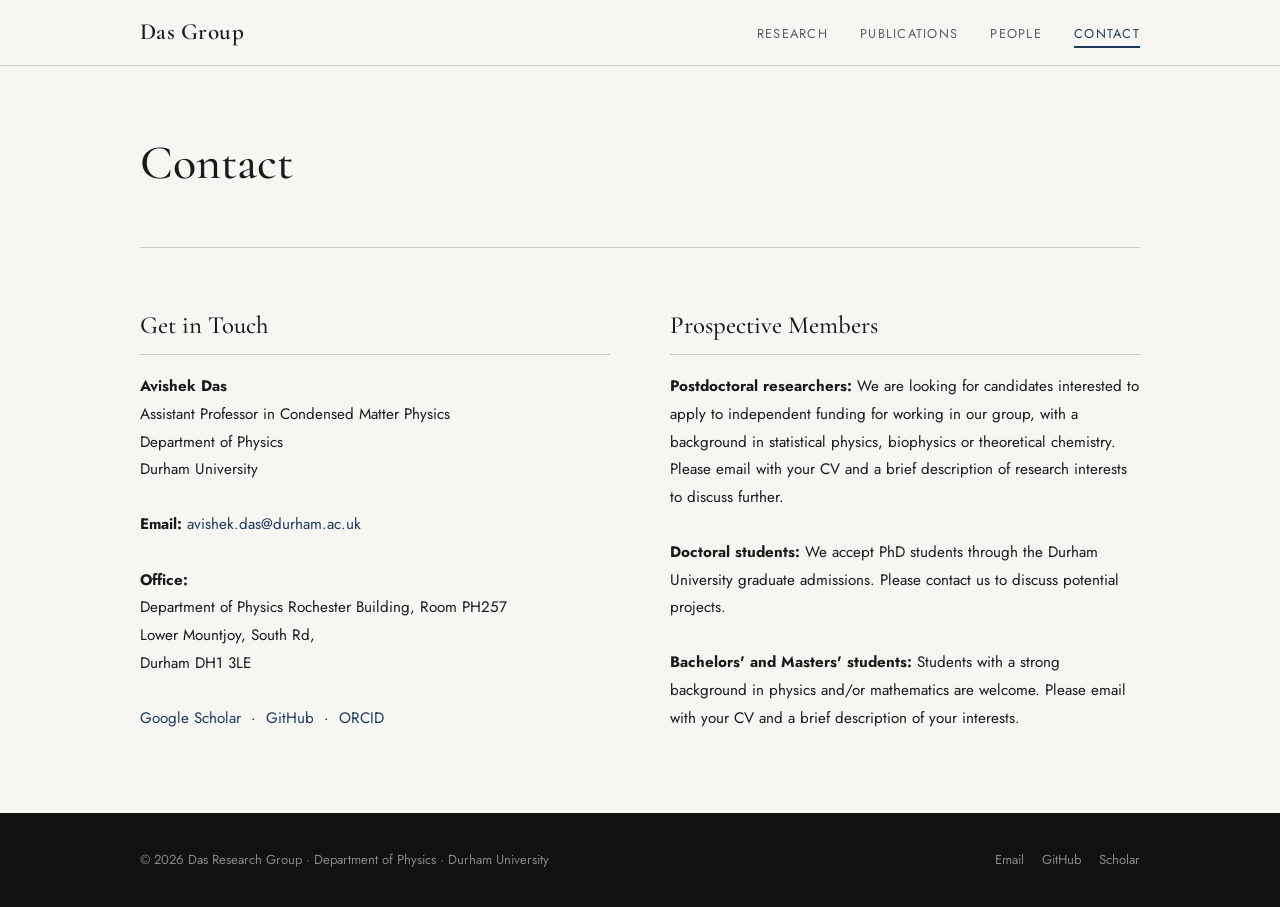
<file: contact.html>
<!DOCTYPE html>
<html lang="en">
<head>
  <meta charset="UTF-8">
  <meta name="viewport" content="width=device-width, initial-scale=1.0, shrink-to-fit=no">
  <title>Das Group | Contact</title>
  <link rel="preconnect" href="https://fonts.googleapis.com">
  <link rel="preconnect" href="https://fonts.gstatic.com" crossorigin>
  <link href="https://fonts.googleapis.com/css2?family=Cormorant+Garamond:ital,wght@0,400;0,500;0,600;1,400&family=Jost:wght@300;400;500&display=swap" rel="stylesheet">
  <link rel="stylesheet" href="css/style.css">
</head>

<!-- Google tag (gtag.js) -->
<script async src="https://www.googletagmanager.com/gtag/js?id=G-GLLT62PN7Q"></script>
<script>
  window.dataLayer = window.dataLayer || [];
  function gtag(){dataLayer.push(arguments);}
  gtag('js', new Date());

  gtag('config', 'G-GLLT62PN7Q');
</script>
  
<body>

  <!-- ═══ NAVIGATION ════════════════════════════════════════ -->
  <nav>
    <div class="nav-inner">
      <a href="index.html" class="nav-brand">Das Group</a>
      <button class="nav-toggle" aria-label="Toggle menu" onclick="toggleNav()">
        <span></span><span></span><span></span>
      </button>
      <ul class="nav-links" id="navLinks">
        <li><a href="research.html">Research</a></li>
        <li><a href="publications.html">Publications</a></li>
        <li><a href="people.html">People</a></li>
        <li><a href="contact.html" class="active">Contact</a></li>
      </ul>
    </div>
  </nav>

  <!-- ═══ PAGE CONTENT ══════════════════════════════════════ -->
  <div class="wrap">

    <div class="page-header">
      <h1>Contact</h1>
    </div>

    <div class="contact-grid">

      <!-- ── Left column: contact info ─────────────────────── -->
      <div class="contact-block">
        <h2>Get in Touch</h2>
        <address>
          <!-- REPLACE: all details below -->
          <p>
            <strong>Avishek Das</strong><br>
            Assistant Professor in Condensed Matter Physics<br>
            Department of Physics<br>
            Durham University
          </p>
          <br>
          <p>
            <strong>Email:</strong>
            <a href="mailto:avishek.das@durham.ac.uk">avishek.das@durham.ac.uk</a>
          </p>
          <br>
          <p>
            <strong>Office:</strong><br>
            Department of Physics Rochester Building, Room PH257<br>
            Lower Mountjoy, South Rd,<br>
            Durham DH1 3LE
          </p>
        </address>
        <br>
        <p>
          <!-- REPLACE: links -->
          <a href="https://scholar.google.com/citations?user=sW6eFRYAAAAJ&hl=en" target="_blank">Google Scholar</a>
          &nbsp;&middot;&nbsp;
          <a href="https://github.com/avishek-das1" target="_blank">GitHub</a>
          &nbsp;&middot;&nbsp;
          <a href="https://orcid.org/0000-0003-0269-7721" target="_blank">ORCID</a>
        </p>
      </div>

      <!-- ── Right column: joining the group ─────────────────── -->
      <div class="contact-block">
        <h2>Prospective Members</h2>

        <!-- REPLACE: tailor this message to your situation -->
        <p>
          <strong>Postdoctoral researchers:</strong> We are looking for candidates interested to apply to 
          independent funding for working in our group,
          with a background in statistical physics, biophysics or theoretical chemistry. 
          Please email with your CV and a brief description of research interests to discuss further.
        </p>
        <br>
        <p>
          <strong>Doctoral students:</strong> We accept PhD students through the
          Durham University graduate admissions. Please contact us to discuss potential projects.
        </p>
        <br>
        <p>
          <strong>Bachelors' and Masters' students:</strong> Students with a strong background in physics and/or mathematics 
          are welcome.
          Please email with your CV and a brief description of your interests.
        </p>
      </div>

    </div>

  </div><!-- /wrap -->

  <!-- ═══ FOOTER ════════════════════════════════════════════ -->
  <footer>
    <div class="footer-inner">
      <span class="footer-copy">
        &copy; 2026 Das Research Group &middot; Department of Physics &middot; Durham University
      </span>
      <div class="footer-links">
        <a href="mailto:avishek.das@durham.ac.uk">Email</a>
        <a href="https://github.com/avishek-das1" target="_blank">GitHub</a>
        <a href="https://scholar.google.com/citations?user=sW6eFRYAAAAJ&hl=en" target="_blank">Scholar</a>
      </div>
    </div>
  </footer>

  <script>
    function toggleNav() {
      document.getElementById('navLinks').classList.toggle('open');
    }
  </script>

</body>
</html>
</file>
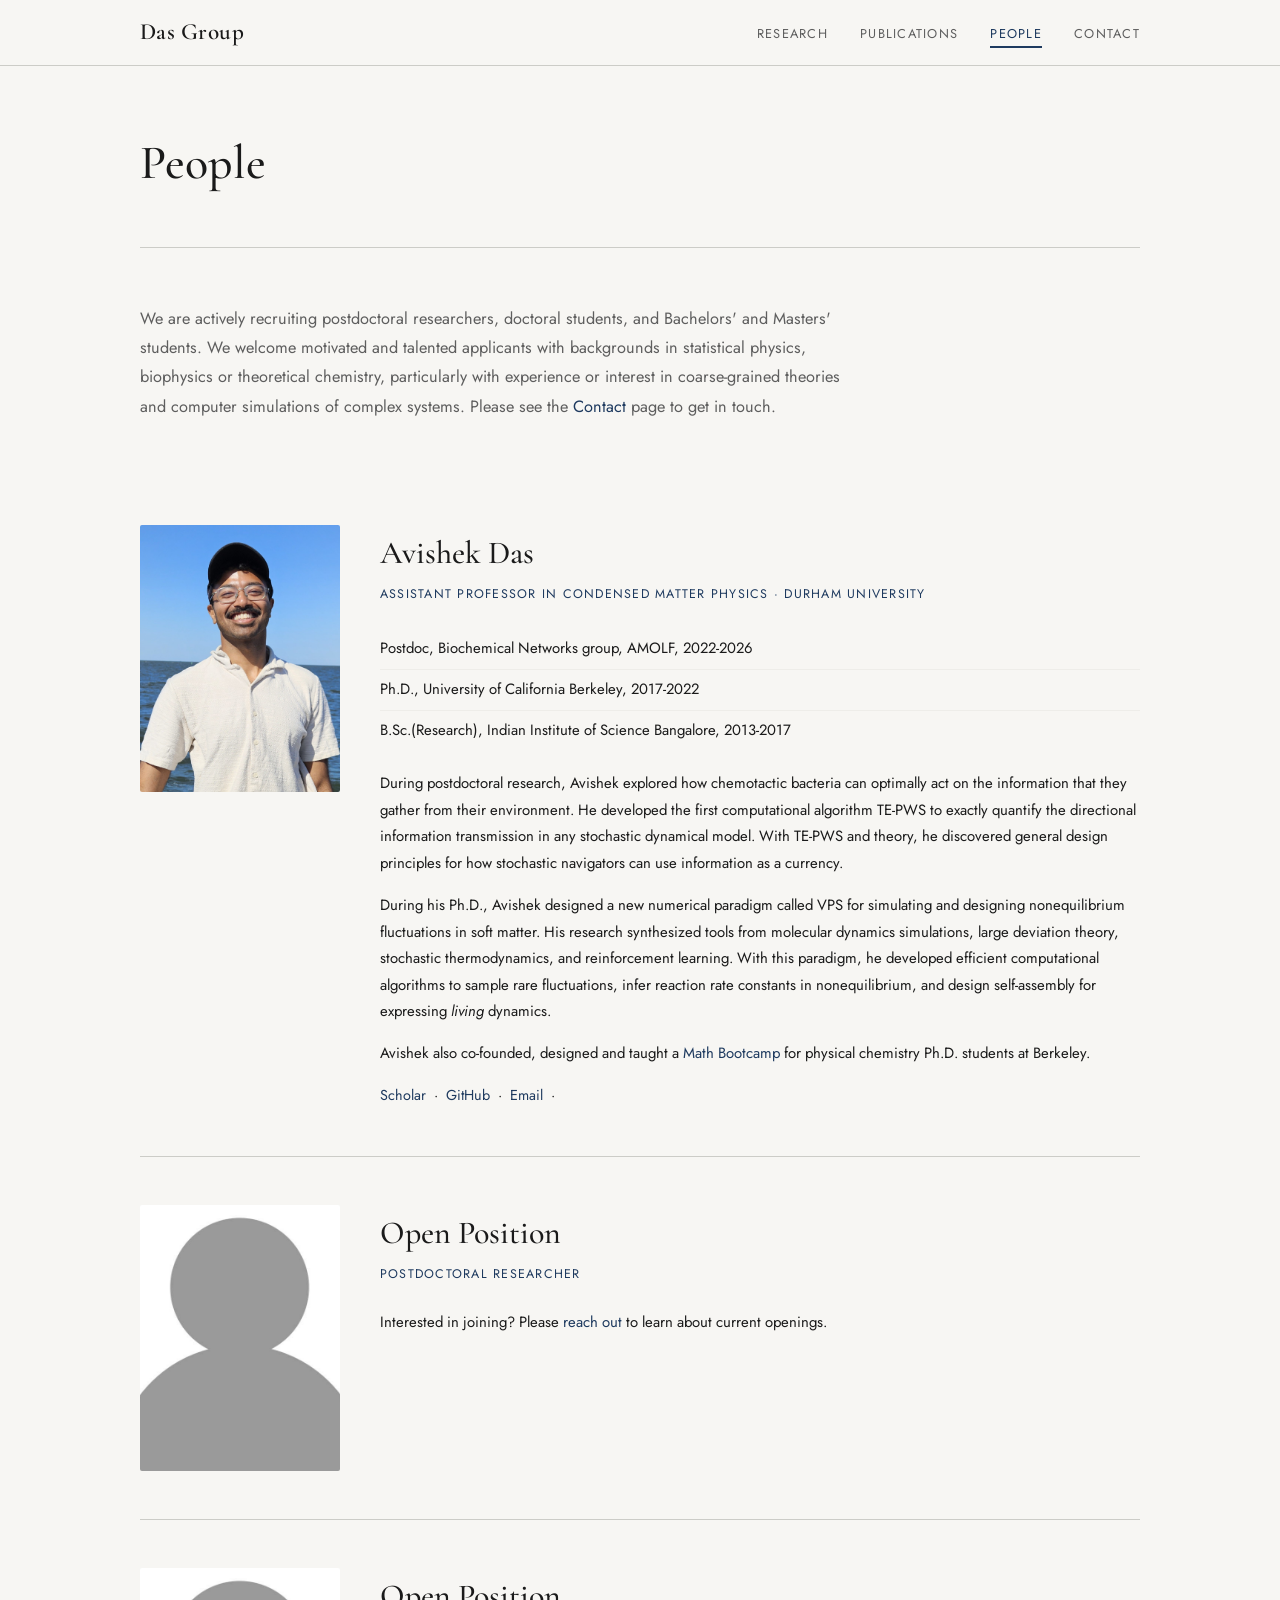
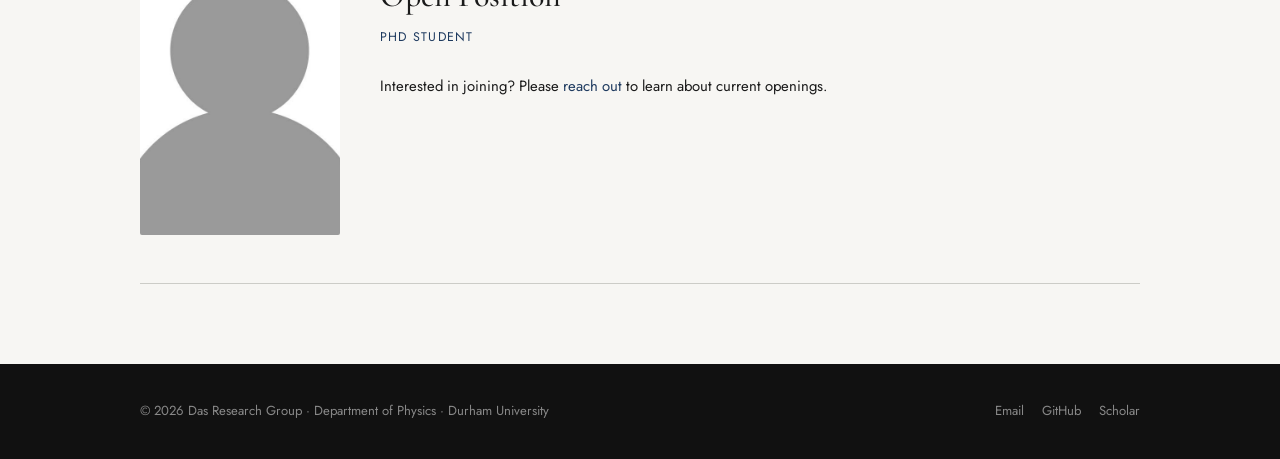
<file: people.html>
<!DOCTYPE html>
<html lang="en">
<head>
  <meta charset="UTF-8">
  <meta name="viewport" content="width=device-width, initial-scale=1.0, shrink-to-fit=no">
  <title>Das Group | People</title>
  <link rel="preconnect" href="https://fonts.googleapis.com">
  <link rel="preconnect" href="https://fonts.gstatic.com" crossorigin>
  <link href="https://fonts.googleapis.com/css2?family=Cormorant+Garamond:ital,wght@0,400;0,500;0,600;1,400&family=Jost:wght@300;400;500&display=swap" rel="stylesheet">
  <link rel="stylesheet" href="css/style.css">
</head>

<!-- Google tag (gtag.js) -->
<script async src="https://www.googletagmanager.com/gtag/js?id=G-GLLT62PN7Q"></script>
<script>
  window.dataLayer = window.dataLayer || [];
  function gtag(){dataLayer.push(arguments);}
  gtag('js', new Date());

  gtag('config', 'G-GLLT62PN7Q');
</script>
  
<body>

  <!-- ═══ NAVIGATION ════════════════════════════════════════ -->
  <nav>
    <div class="nav-inner">
      <a href="index.html" class="nav-brand">Das Group</a>
      <button class="nav-toggle" aria-label="Toggle menu" onclick="toggleNav()">
        <span></span><span></span><span></span>
      </button>
      <ul class="nav-links" id="navLinks">
        <li><a href="research.html">Research</a></li>
        <li><a href="publications.html">Publications</a></li>
        <li><a href="people.html" class="active">People</a></li>
        <li><a href="contact.html">Contact</a></li>
      </ul>
    </div>
  </nav>

  <!-- ═══ PAGE CONTENT ══════════════════════════════════════ -->
  <div class="wrap">

    <div class="page-header">
      <h1>People</h1>
    </div>

    <!-- REPLACE: recruiting message (remove if not yet a PI) -->
    <p class="people-intro">
      We are actively recruiting postdoctoral researchers, doctoral students, and Bachelors' and Masters' students.
      We welcome motivated and talented applicants with backgrounds in statistical physics, biophysics or theoretical chemistry,
      particularly with experience or interest in coarse-grained theories and computer simulations of complex systems.
      Please see the <a href="contact.html">Contact</a> page to get in touch.
    </p>

    <!-- ── PI card ────────────────────────────────────────── -->
    <div class="person-card">
      <div class="person-photo">
        <!-- REPLACE: add your photo at assets/img/photo.jpg and
             uncomment the <img> tag; delete the placeholder div -->
         <img src="assets/img/photo1.jpg" alt="Avishek Das"> 
      </div>
      <div class="person-info">
        <!-- REPLACE: your name -->
        <h2>Avishek Das</h2>
        <!-- REPLACE: your role and institution -->
        <p class="person-role">Assistant Professor in Condensed Matter Physics &middot; Durham University</p>

        <!-- REPLACE: your CV highlights (education, positions) -->
        <ul class="cv-list">
          <li>Postdoc, Biochemical Networks group, AMOLF, 2022-2026</li>
          <li>Ph.D., University of California Berkeley, 2017-2022</li>
          <li>B.Sc.(Research), Indian Institute of Science Bangalore, 2013-2017</li>
        </ul>

        <!-- REPLACE: short bio (2–4 sentences) -->
        <p class="person-bio">
          During postdoctoral research, Avishek explored how chemotactic bacteria can optimally act on the information that they gather 
          from their environment. 
          He developed the first computational algorithm TE-PWS to exactly quantify the directional information transmission in any 
          stochastic dynamical model. 
          With TE-PWS and theory, he discovered general design principles for how stochastic navigators can use information as a currency.
          </p>

        <p class="person-bio">
          During his Ph.D., Avishek designed a new numerical paradigm called VPS for simulating and designing nonequilibrium 
          fluctuations in soft matter. His research synthesized tools from molecular dynamics simulations, large deviation theory, 
          stochastic thermodynamics, and reinforcement learning. With this paradigm, he developed efficient computational algorithms to sample 
          rare fluctuations, infer reaction rate constants in nonequilibrium, and design self-assembly for expressing <em>living</em> dynamics. 
          </p>

        <p class="person-bio">
          Avishek also co-founded, designed and taught a <a href="https://chemmathbootcamp.com">Math Bootcamp</a> for physical chemistry Ph.D. students at Berkeley.
          </p>

        <!-- REPLACE: your links -->
        <p style="margin-top:16px; font-size:.9rem;">
          <a href="https://scholar.google.com/citations?user=sW6eFRYAAAAJ&hl=en" target="_blank">Scholar</a>
          &nbsp;&middot;&nbsp;
          <a href="https://github.com/avishek-das1" target="_blank">GitHub</a>
          &nbsp;&middot;&nbsp;
          <a href="mailto:avishek.das@durham.ac.uk" target="_blank">Email</a>
          &nbsp;&middot;&nbsp;
        </p>
      </div>
    </div>

    <!-- ── Postdoc slot (open / filled) ──────────────────── -->
    <div class="person-card">
      <div class="person-photo">
        <!-- Leave placeholder or add photo when filled -->
         <img src="assets/img/vacant_placeholder.jpg" alt="Vacant"> 
      </div>
      <div class="person-info">
        <h2>Open Position</h2>
        <p class="person-role">Postdoctoral Researcher</p>
        <p class="person-bio">
          Interested in joining? Please <a href="contact.html">reach out</a> to learn about
          current openings.
        </p>
      </div>
    </div>

    <!-- ── Graduate student slot ──────────────────────────── -->
    <div class="person-card">
      <div class="person-photo">
         <img src="assets/img/vacant_placeholder.jpg" alt="Vacant"> 
      </div>
      <div class="person-info">
        <h2>Open Position</h2>
        <p class="person-role">PhD Student</p>
        <p class="person-bio">
          Interested in joining? Please <a href="contact.html">reach out</a> to learn about
          current openings.
        </p>
      </div>
    </div>

    <!--  TO ADD A REAL GROUP MEMBER, duplicate this block:

    <div class="person-card">
      <div class="person-photo">
        <img src="assets/img/MEMBERNAME.jpg" alt="Member Name">
      </div>
      <div class="person-info">
        <h2>Member Name</h2>
        <p class="person-role">Ph.D. Student / Postdoc / etc.</p>
        <ul class="cv-list">
          <li>B.S., Institution, Year</li>
        </ul>
        <p class="person-bio">
          [Short bio / research interests.]
        </p>
        <p style="margin-top:16px; font-size:.9rem;">
          <a href="mailto:member@university.edu">member@university.edu</a>
        </p>
      </div>
    </div>

    -->

  </div><!-- /wrap -->

  <!-- ═══ FOOTER ════════════════════════════════════════════ -->
  <footer>
    <div class="footer-inner">
      <span class="footer-copy">
        &copy; 2026 Das Research Group &middot; Department of Physics &middot; Durham University
      </span>
      <div class="footer-links">
        <a href="mailto:avishek.das@durham.ac.uk">Email</a>
        <a href="https://github.com/avishek-das1" target="_blank">GitHub</a>
        <a href="https://scholar.google.com/citations?user=sW6eFRYAAAAJ&hl=en" target="_blank">Scholar</a>
      </div>
    </div>
  </footer>

  <script>
    function toggleNav() {
      document.getElementById('navLinks').classList.toggle('open');
    }
  </script>

</body>
</html>
</file>
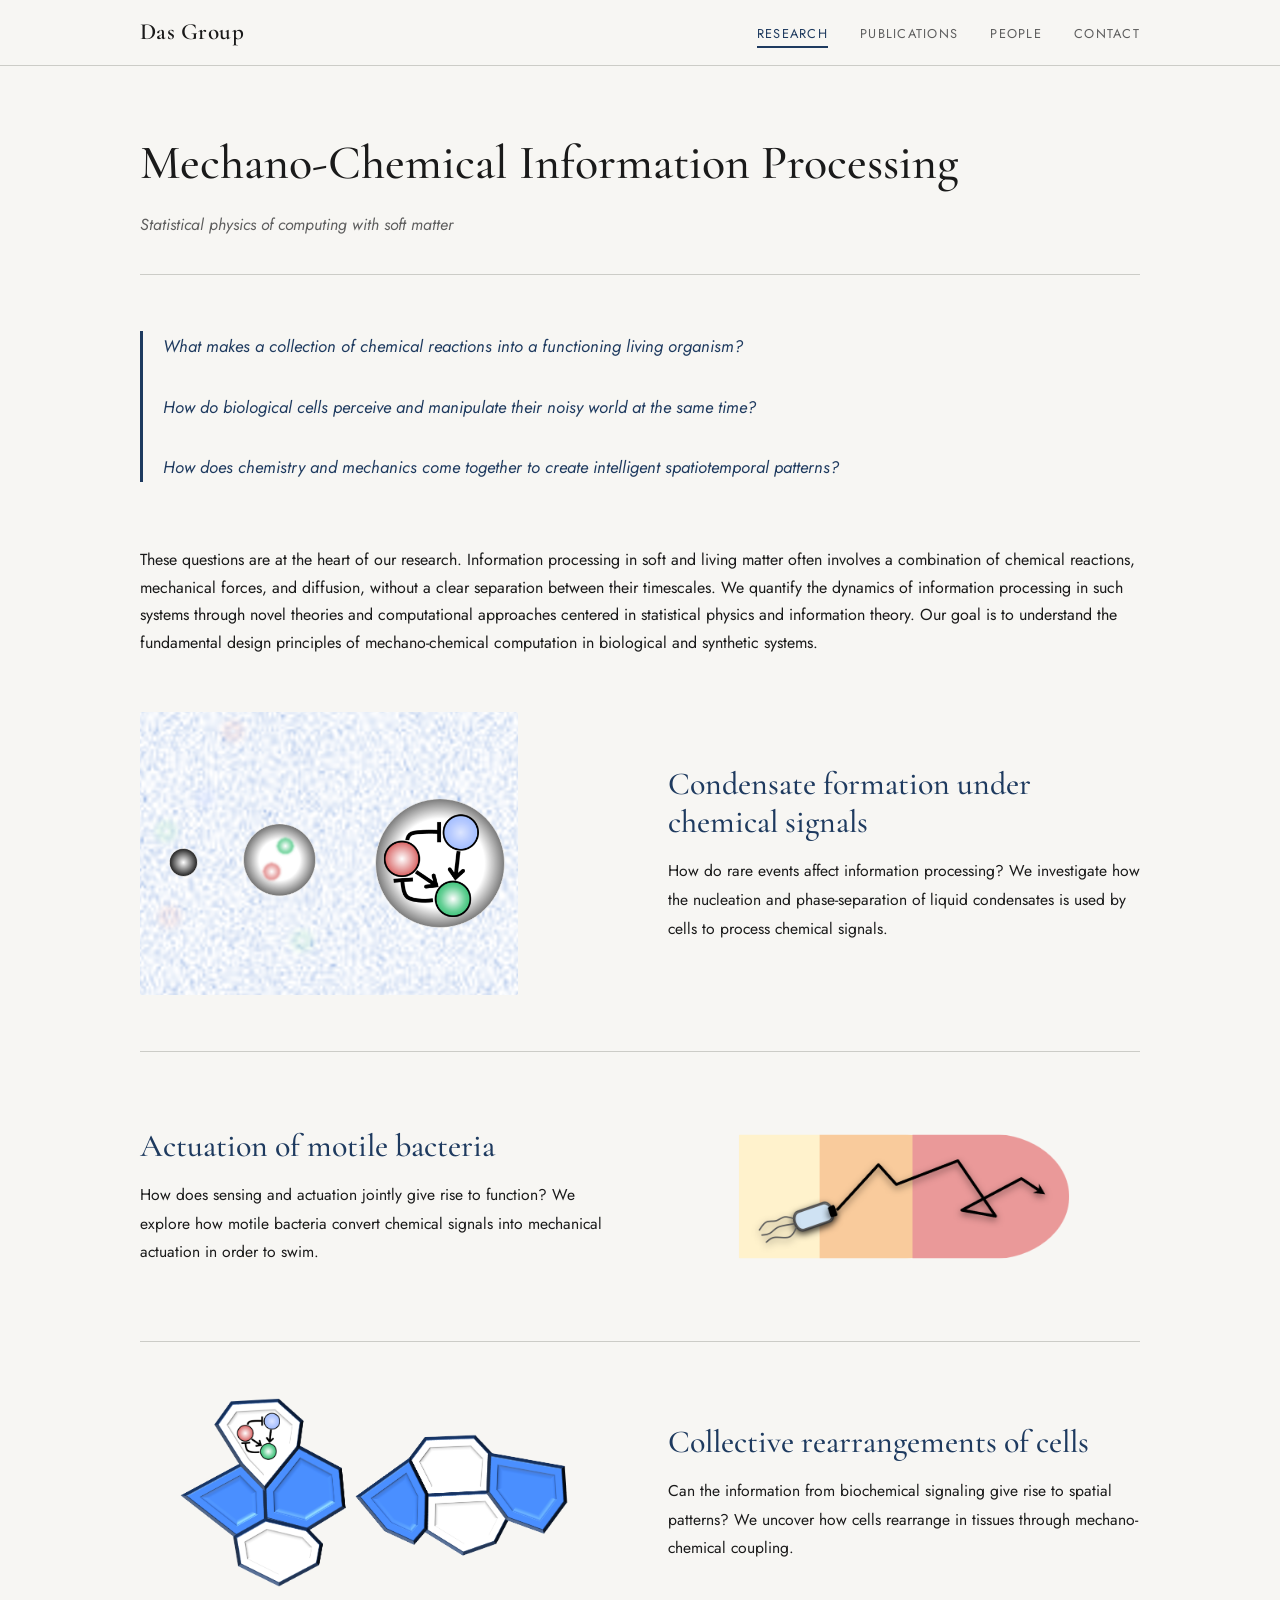
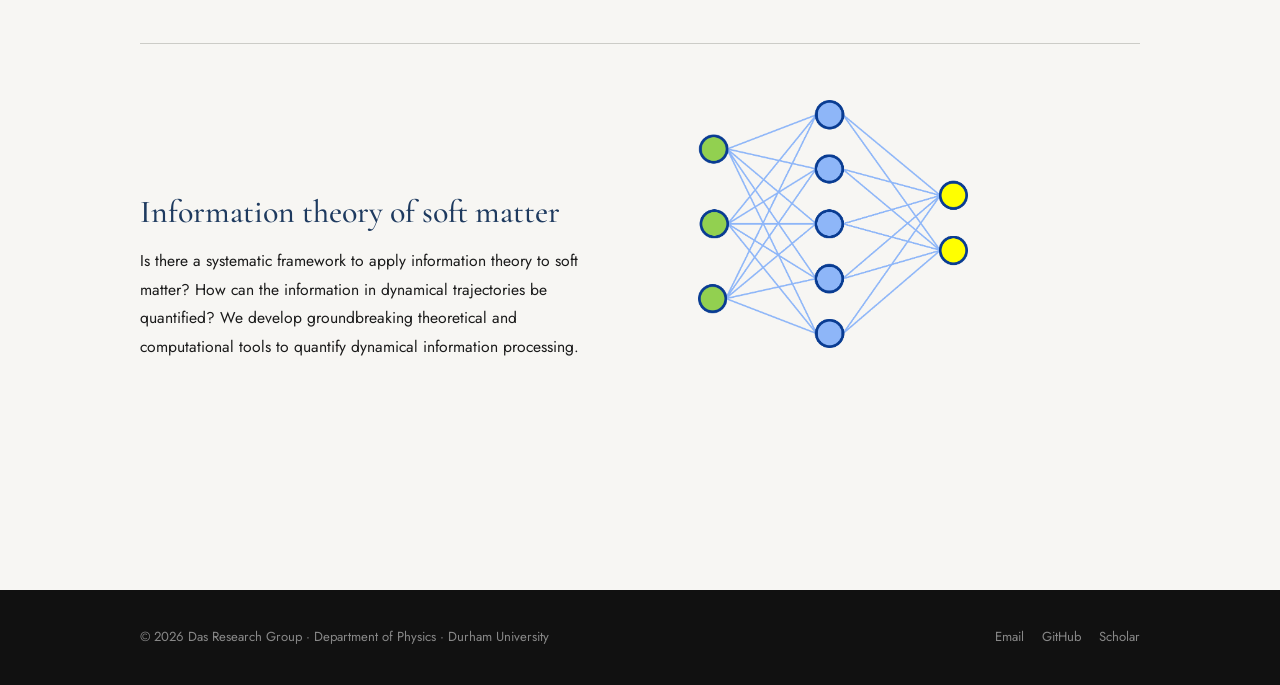
<file: research.html>
<!DOCTYPE html>
<html lang="en">
<head>
  <meta charset="UTF-8">
  <meta name="viewport" content="width=device-width, initial-scale=1.0, shrink-to-fit=no">
  <title>Das Group | Research</title>
  <link rel="preconnect" href="https://fonts.googleapis.com">
  <link rel="preconnect" href="https://fonts.gstatic.com" crossorigin>
  <link href="https://fonts.googleapis.com/css2?family=Cormorant+Garamond:ital,wght@0,400;0,500;0,600;1,400&family=Jost:wght@300;400;500&display=swap" rel="stylesheet">
  <link rel="stylesheet" href="css/style.css">
</head>

<!-- Google tag (gtag.js) -->
<script async src="https://www.googletagmanager.com/gtag/js?id=G-GLLT62PN7Q"></script>
<script>
  window.dataLayer = window.dataLayer || [];
  function gtag(){dataLayer.push(arguments);}
  gtag('js', new Date());

  gtag('config', 'G-GLLT62PN7Q');
</script>
  
<body>

  <!-- ═══ NAVIGATION ════════════════════════════════════════ -->
  <nav>
    <div class="nav-inner">
      <a href="index.html" class="nav-brand">Das Group</a>
      <button class="nav-toggle" aria-label="Toggle menu" onclick="toggleNav()">
        <span></span><span></span><span></span>
      </button>
      <ul class="nav-links" id="navLinks">
        <li><a href="research.html" class="active">Research</a></li>
        <li><a href="publications.html">Publications</a></li>
        <li><a href="people.html">People</a></li>
        <li><a href="contact.html">Contact</a></li>
      </ul>
    </div>
  </nav>

  <!-- ═══ PAGE HEADER ═══════════════════════════════════════ -->
  <div class="wrap">
    <div class="page-header">
      <!-- REPLACE: your research tagline -->
      <h1>Mechano-Chemical Information Processing</h1>
      <p class="subtitle">Statistical physics of computing with soft matter</p>
    </div>

    <!-- REPLACE: 2–3 sentence bold statement of your program.
         This sits as a pull-quote above the research areas. -->

    <p class="research-lede">
          What makes a collection of chemical reactions into a functioning living organism?<br>
          <br>
          How do biological cells perceive and manipulate their noisy world at the same time?<br>
          <br>
          How does chemistry and mechanics come together to create <em>intelligent</em> spatiotemporal patterns?<br>
          </p>

    <p>
          These questions are at the heart of our research. Information processing in soft and living matter often
          involves a combination of chemical reactions, mechanical forces, and diffusion, without a clear separation between their timescales.
          We quantify the dynamics of information processing in such systems through novel theories and computational approaches
          centered in statistical physics and information theory. Our goal is to understand the fundamental design principles of
          mechano-chemical computation in biological and synthetic systems.
          </p> 
    
    <!-- ── Research Area 1 ────────────────────────────────── -->
    <div class="research-item">
      <div class="r-img" style="overflow: hidden;">
        <!-- REPLACE: add image at assets/img/research1.png and
             swap placeholder div for the <img> below -->
        <img src="assets/img/research1.png" alt="Condensates forming in a solvent"
          style="width: 80%; height: 100%; transform: scale(1.0); transform-origin: center;
          object-position: 100% 50%;">
      </div>
      <div class="r-text">
        <!-- REPLACE: title and description of research area 1 -->
        <h2>Condensate formation under chemical signals</h2>
        <p>
          How do rare events affect information processing? We investigate how the nucleation and 
          phase-separation of liquid condensates is used by cells to process chemical
          signals.
        </p>
      </div>
    </div>

    <!-- ── Research Area 2 (image on right) ─────────────────── -->
    <div class="research-item flip">
      <div class="r-img" style="overflow: hidden; aspect-ratio: 4/1.5;">
         <img src="assets/img/research2.png" alt="Bacterium with flagella climbing up a concentration gradient"
          style="width: 100%; height: 100%; transform: scale(0.7); transform-origin: center;"> 
      </div>
      <div class="r-text">
        <h2>Actuation of motile bacteria</h2>
        <p>
          How does sensing and actuation jointly give rise to function? We explore how motile bacteria convert 
          chemical signals into mechanical actuation in order to swim.
        </p>
      </div>
    </div>

    <!-- ── Research Area 3 ────────────────────────────────── -->
    <div class="research-item">
      <div class="r-img" style="overflow: hidden; aspect-ratio: 4/1.6;">
        <img src="assets/img/research3.png" alt="T1 transition with chemical signaling"
          style="width: 100%; height: 100%; object-fit: contain; transform: scale(1.0); transform-origin: center;">
      </div>
      <div class="r-text">
        <h2>Collective rearrangements of cells</h2>
        <p>
          Can the information from biochemical signaling give rise to spatial patterns? We uncover how cells rearrange in tissues
          through mechano-chemical coupling.
        </p>
      </div>
    </div>

    <!-- ── Research Area 4 (image on right) ─────────────────── -->
    <div class="research-item flip">
      <div class="r-img" style="overflow: hidden; aspect-ratio: 4/3;">
        <img src="assets/img/research4b.png" alt="Neural Network"
          style="width: 70%; height: 70%; object-fit: contain; transform: scale(1.0); transform-origin: center;">
      </div>
      <div class="r-text">
        <h2>Information theory of soft matter</h2>
        <p>
          Is there a systematic framework to apply information theory to soft matter? How can the information 
          in dynamical trajectories be quantified?
          We develop groundbreaking
          theoretical and computational tools to quantify dynamical information processing.
        </p>
      </div>
    </div>

    <!-- Add or remove <div class="research-item"> blocks as needed.
         Alternate between class="research-item" and class="research-item flip"
         to get left-right alternating layout. -->

  </div><!-- /wrap -->

  <!-- ═══ FOOTER ════════════════════════════════════════════ -->
  <footer>
    <div class="footer-inner">
      <span class="footer-copy">
        &copy; 2026 Das Research Group &middot; Department of Physics &middot; Durham University
      </span>
      <div class="footer-links">
        <a href="mailto:avishek.das@durham.ac.uk">Email</a>
        <a href="https://github.com/avishek-das1" target="_blank">GitHub</a>
        <a href="https://scholar.google.com/citations?user=sW6eFRYAAAAJ&hl=en" target="_blank">Scholar</a>
      </div>
    </div>
  </footer>

  <script>
    function toggleNav() {
      document.getElementById('navLinks').classList.toggle('open');
    }
  </script>

</body>
</html>
</file>
<file: css/style.css>
/* ============================================================
   Das Group — Academic Website
   Fonts: Cormorant Garamond (headings) + Jost (body/nav)
   ============================================================ */

:root {
  --bg:          #F7F6F3;
  --bg-alt:      #EEEDE9;
  --text:        #1A1A1A;
  --text-muted:  #5E5E5E;
  --accent:      #1E3A5F;
  --accent-mid:  #2E5080;
  --border:      #CCCCC7;
  --white:       #FFFFFF;

  --font-head: 'Cormorant Garamond', Georgia, serif;
  --font-body: 'Jost', 'Helvetica Neue', sans-serif;

  --nav-h:    66px;
  --wide:     1080px;
  --gap:      40px;
}

/* ─── Reset ──────────────────────────────────────────────── */
*, *::before, *::after { box-sizing: border-box; margin: 0; padding: 0; }
html { scroll-behavior: smooth; }

body {
  font-family: var(--font-body);
  background: var(--bg);
  color: var(--text);
  font-size: 16px;
  line-height: 1.72;
  -webkit-font-smoothing: antialiased;
}

img { display: block; max-width: 100%; }

a { color: var(--accent); text-decoration: none; transition: color .2s; }
a:hover { color: var(--accent-mid); }

/* ─── Layout helpers ─────────────────────────────────────── */
.wrap {
  max-width: var(--wide);
  margin: 0 auto;
  padding: 0 var(--gap);
}

/* ─── Navigation ─────────────────────────────────────────── */
nav {
  position: sticky;
  top: 0;
  height: var(--nav-h);
  background: var(--bg);
  border-bottom: 1px solid var(--border);
  z-index: 200;
}

.nav-inner {
  max-width: var(--wide);
  margin: 0 auto;
  padding: 0 var(--gap);
  height: 100%;
  display: flex;
  align-items: center;
  justify-content: space-between;
}

.nav-brand {
  font-family: var(--font-head);
  font-size: 1.45rem;
  font-weight: 600;
  color: var(--text);
  letter-spacing: .02em;
}
.nav-brand:hover { color: var(--accent); }

.nav-links {
  display: flex;
  list-style: none;
  gap: 32px;
}

.nav-links a {
  font-size: .8rem;
  font-weight: 400;
  letter-spacing: .1em;
  text-transform: uppercase;
  color: var(--text-muted);
  padding-bottom: 3px;
  border-bottom: 2px solid transparent;
  transition: color .2s, border-color .2s;
}
.nav-links a:hover,
.nav-links a.active {
  color: var(--accent);
  border-bottom-color: var(--accent);
}

/* Hamburger (mobile) */
.nav-toggle {
  display: none;
  flex-direction: column;
  gap: 5px;
  cursor: pointer;
  background: none;
  border: none;
  padding: 6px;
}
.nav-toggle span {
  display: block;
  width: 22px;
  height: 2px;
  background: var(--text);
  transition: .3s;
}

/* ─── Hero ───────────────────────────────────────────────── */
.hero {
  height: 460px;
  overflow: hidden;
  background: var(--accent);
  position: relative;
}
.hero img {
  width: 100%;
  height: 100%;
  object-fit: cover;
  opacity: .65;
}
.hero-placeholder {
  width: 100%;
  height: 100%;
  background: linear-gradient(140deg, #1E3A5F 0%, #0D2140 55%, #081526 100%);
}

/* ─── Home: intro split ──────────────────────────────────── */
.home-intro {
  max-width: var(--wide);
  margin: 0 auto;
  padding: 64px var(--gap) 56px;
  display: grid;
  grid-template-columns: 260px 1fr;
  gap: 64px;
  align-items: start;
}

.intro-name {
  font-family: var(--font-head);
  font-size: 2.7rem;
  font-weight: 500;
  line-height: 1.1;
  margin-bottom: 6px;
}
.intro-title {
  font-size: .78rem;
  text-transform: uppercase;
  letter-spacing: .1em;
  color: var(--text-muted);
  margin-bottom: 28px;
}
.intro-badges {
  display: flex;
  flex-wrap: wrap;
  gap: 8px;
}
.intro-badges a {
  font-size: .75rem;
  text-transform: uppercase;
  letter-spacing: .07em;
  color: var(--accent);
  border: 1px solid var(--accent);
  padding: 5px 13px;
  border-radius: 1px;
  transition: background .2s, color .2s;
}
.intro-badges a:hover { background: var(--accent); color: var(--white); }

.intro-body p {
  font-size: 1.02rem;
  line-height: 1.82;
  margin-bottom: 16px;
}
.intro-body p:last-child { margin-bottom: 0; }

/* ─── Section wrapper ────────────────────────────────────── */
.section { padding: 72px 0; }
.section-alt { background: var(--bg-alt); }

.section-title {
  font-family: var(--font-head);
  font-size: 2rem;
  font-weight: 500;
  margin-bottom: 36px;
  padding-bottom: 10px;
  border-bottom: 2px solid var(--accent);
  display: inline-block;
}

/* ─── News ───────────────────────────────────────────────── */
.news-list { list-style: none; }

.news-item {
  display: grid;
  grid-template-columns: 110px 1fr;
  gap: 20px;
  padding: 18px 0;
  border-bottom: 1px solid var(--border);
}
.news-item:first-child { border-top: 1px solid var(--border); }

.news-date {
  font-size: .78rem;
  font-weight: 500;
  letter-spacing: .04em;
  text-transform: uppercase;
  color: var(--text-muted);
  padding-top: 3px;
}
.news-text { font-size: .97rem; line-height: 1.65; }

/* ─── Page header (inner pages) ──────────────────────────── */
.page-header {
  padding: 56px 0 36px;
  border-bottom: 1px solid var(--border);
  margin-bottom: 56px;
}
.page-header h1 {
  font-family: var(--font-head);
  font-size: 3rem;
  font-weight: 500;
  margin-bottom: 6px;
}
.page-header .subtitle {
  font-size: 1rem;
  color: var(--text-muted);
  font-style: italic;
}

/* ─── Research page ──────────────────────────────────────── */
.research-lede {
  font-size: 1.05rem;
  font-style: italic;
  color: var(--accent);
  line-height: 1.8;
  max-width: 820px;
  margin-bottom: 64px;
  padding-left: 20px;
  border-left: 3px solid var(--accent);
}

.research-item {
  display: grid;
  grid-template-columns: 1fr 1fr;
  gap: 56px;
  align-items: center;
  padding: 56px 0;
  border-bottom: 1px solid var(--border);
}
.research-item:first-of-type { padding-top: 0; }
.research-item:last-of-type  { border-bottom: none; }

.research-item.flip { direction: rtl; }
.research-item.flip > * { direction: ltr; }

.r-img img {
  width: 100%;
  aspect-ratio: 4/3;
  object-fit: cover;
  border-radius: 2px;
}
.r-img-placeholder {
  width: 100%;
  aspect-ratio: 4/3;
  background: var(--bg-alt);
  border: 1px dashed var(--border);
  border-radius: 2px;
  display: flex;
  align-items: center;
  justify-content: center;
  color: var(--text-muted);
  font-size: .82rem;
  text-align: center;
  padding: 12px;
}

.r-text .area-label {
  font-size: .75rem;
  text-transform: uppercase;
  letter-spacing: .12em;
  color: var(--text-muted);
  margin-bottom: 8px;
}
.r-text h2 {
  font-family: var(--font-head);
  font-size: 2rem;
  font-weight: 500;
  color: var(--accent);
  margin-bottom: 16px;
  line-height: 1.2;
}
.r-text p { font-size: .98rem; line-height: 1.82; }

/* ─── Publications page ──────────────────────────────────── */
.pub-google-link {
  font-size: .9rem;
  margin-bottom: 48px;
  padding: 14px 20px;
  background: var(--bg-alt);
  border-left: 3px solid var(--accent);
  border-radius: 1px;
}

.pub-section { margin-bottom: 52px; }

.pub-section h2 {
  font-family: var(--font-head);
  font-size: 1.6rem;
  font-weight: 500;
  margin-bottom: 20px;
  padding-bottom: 8px;
  border-bottom: 1px solid var(--border);
}

.pub-list { list-style: none; }

.pub-entry {
  display: grid;
  grid-template-columns: 38px 1fr;
  gap: 14px;
  padding: 16px 0;
  border-bottom: 1px solid var(--border);
}
.pub-entry:last-child { border-bottom: none; }

.pub-n {
  font-size: .82rem;
  font-weight: 500;
  color: var(--text-muted);
  padding-top: 2px;
  text-align: right;
}

.pub-title {
  font-weight: 500;
  font-size: .97rem;
  margin-bottom: 4px;
  color: var(--accent);
}
.pub-title a { color: inherit; }
.pub-title a:hover { text-decoration: underline; }

.pub-authors {
  font-size: .88rem;
  color: var(--text-muted);
  margin-bottom: 4px;
}
.pub-authors strong { color: var(--text); font-weight: 600; }

.pub-venue {
  font-size: .84rem;
  color: var(--text-muted);
  font-style: italic;
}

.pub-tag {
  display: inline-block;
  font-style: normal;
  font-size: .72rem;
  font-weight: 500;
  letter-spacing: .04em;
  text-transform: uppercase;
  background: var(--accent);
  color: var(--white);
  padding: 1px 6px;
  border-radius: 2px;
  margin-left: 6px;
  vertical-align: middle;
}

/* ─── People page ────────────────────────────────────────── */
.people-intro {
  font-size: 1.02rem;
  line-height: 1.8;
  color: var(--text-muted);
  max-width: 720px;
  margin-bottom: 56px;
}

.person-card {
  display: grid;
  grid-template-columns: 200px 1fr;
  gap: 40px;
  align-items: start;
  padding: 48px 0;
  border-bottom: 1px solid var(--border);
}
.person-card:first-of-type { border-top: 1px solid var(--border); }

.person-photo img {
  width: 100%;
  aspect-ratio: 3/4;
  object-fit: cover;
  border-radius: 2px;
}
.person-photo-placeholder {
  width: 100%;
  aspect-ratio: 3/4;
  background: var(--bg-alt);
  border: 1px dashed var(--border);
  border-radius: 2px;
  display: flex;
  align-items: center;
  justify-content: center;
  font-size: .8rem;
  color: var(--text-muted);
}

.person-info h2 {
  font-family: var(--font-head);
  font-size: 2rem;
  font-weight: 500;
  margin-bottom: 4px;
}
.person-info .person-role {
  font-size: .78rem;
  text-transform: uppercase;
  letter-spacing: .1em;
  color: var(--accent);
  margin-bottom: 24px;
}

.cv-list { list-style: none; margin-bottom: 20px; }
.cv-list li {
  font-size: .93rem;
  padding: 7px 0;
  border-bottom: 1px solid var(--bg-alt);
  color: var(--text);
}
.cv-list li:last-child { border-bottom: none; }

.person-bio {
  font-size: .93rem;
  line-height: 1.78;
  margin-top: 16px;
}

/* ─── Contact page ───────────────────────────────────────── */
.contact-grid {
  display: grid;
  grid-template-columns: 1fr 1fr;
  gap: 60px;
  margin-top: 12px;
}

.contact-block h2 {
  font-family: var(--font-head);
  font-size: 1.55rem;
  font-weight: 500;
  margin-bottom: 18px;
  padding-bottom: 8px;
  border-bottom: 1px solid var(--border);
}
.contact-block p,
.contact-block address { font-style: normal; font-size: .95rem; line-height: 1.82; }
.contact-block a { font-size: .95rem; }

/* ─── Footer ─────────────────────────────────────────────── */
footer {
  margin-top: 80px;
  background: #111111;
  color: #888;
  padding: 36px 0;
}
.footer-inner {
  max-width: var(--wide);
  margin: 0 auto;
  padding: 0 var(--gap);
  display: flex;
  justify-content: space-between;
  align-items: center;
  flex-wrap: wrap;
  gap: 14px;
}
.footer-copy { font-size: .82rem; }
.footer-links { display: flex; gap: 18px; }
.footer-links a { font-size: .82rem; color: #888; }
.footer-links a:hover { color: #ddd; }

/* ─── Responsive ─────────────────────────────────────────── */
@media (max-width: 820px) {
  :root { --gap: 24px; }

  .nav-links {
    display: none;
    flex-direction: column;
    position: absolute;
    top: var(--nav-h);
    left: 0;
    right: 0;
    background: var(--bg);
    border-bottom: 1px solid var(--border);
    padding: 20px var(--gap);
    gap: 14px;
    box-shadow: 0 4px 12px rgba(0,0,0,.06);
  }
  .nav-links.open { display: flex; }
  .nav-toggle { display: flex; }

  .hero { height: 300px; }

  .home-intro {
    grid-template-columns: 1fr;
    gap: 28px;
    padding: 48px var(--gap) 40px;
  }

  .research-item,
  .research-item.flip {
    grid-template-columns: 1fr;
    direction: ltr;
    gap: 24px;
  }

  .person-card { grid-template-columns: 1fr; }

  .contact-grid { grid-template-columns: 1fr; }

  .page-header h1 { font-size: 2.2rem; }
}
</file>
